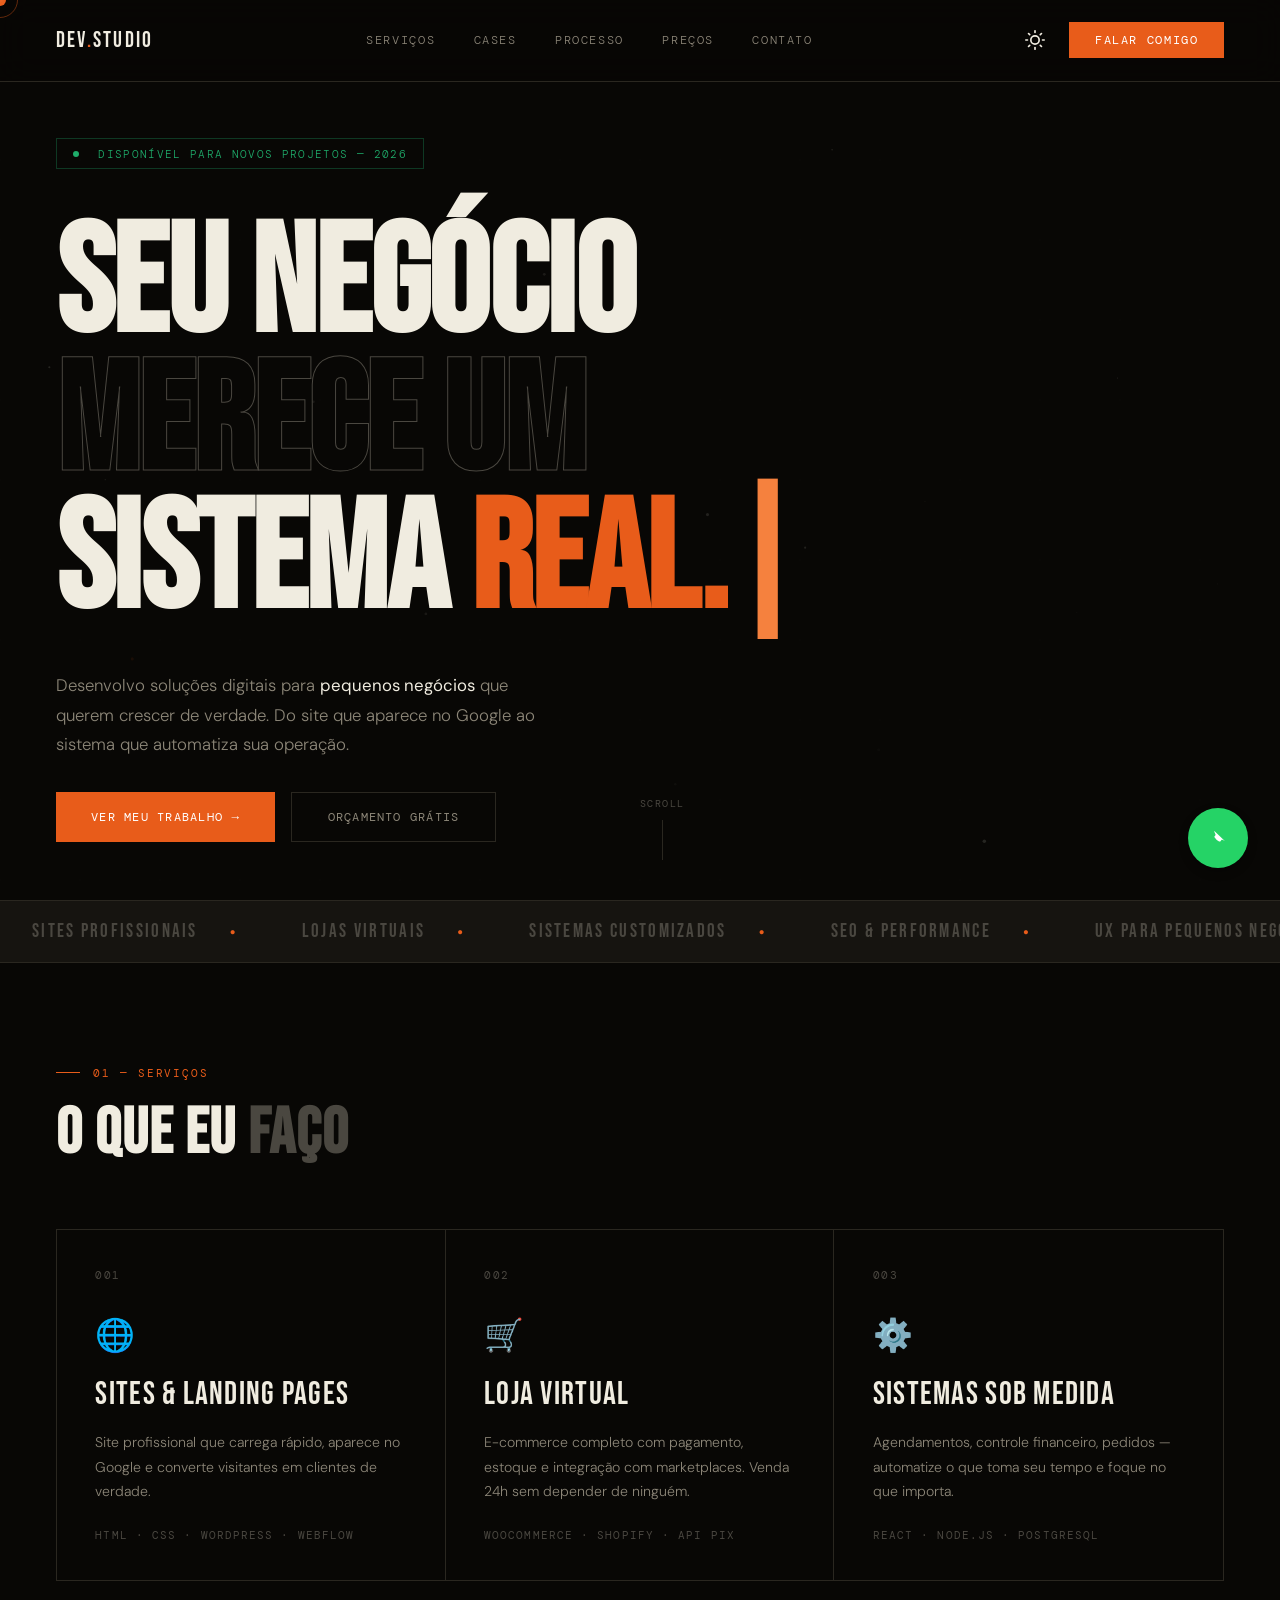
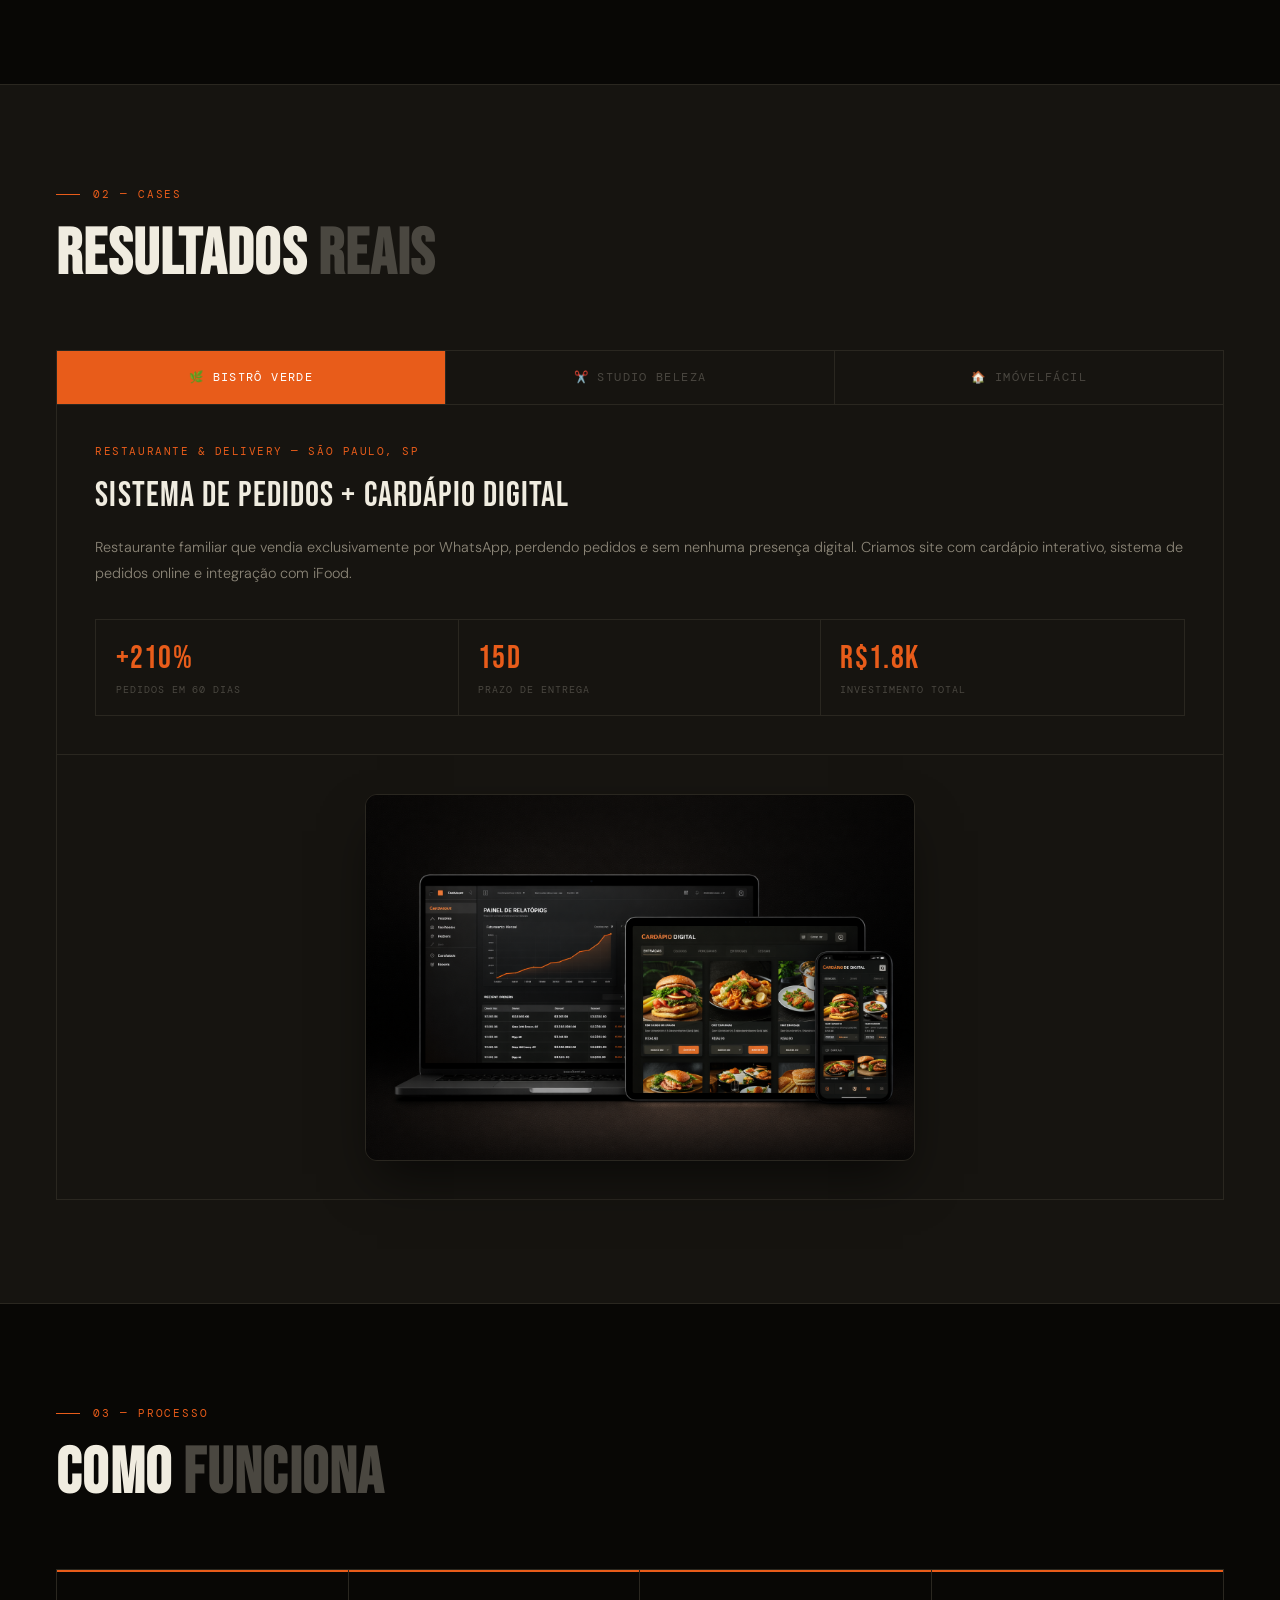
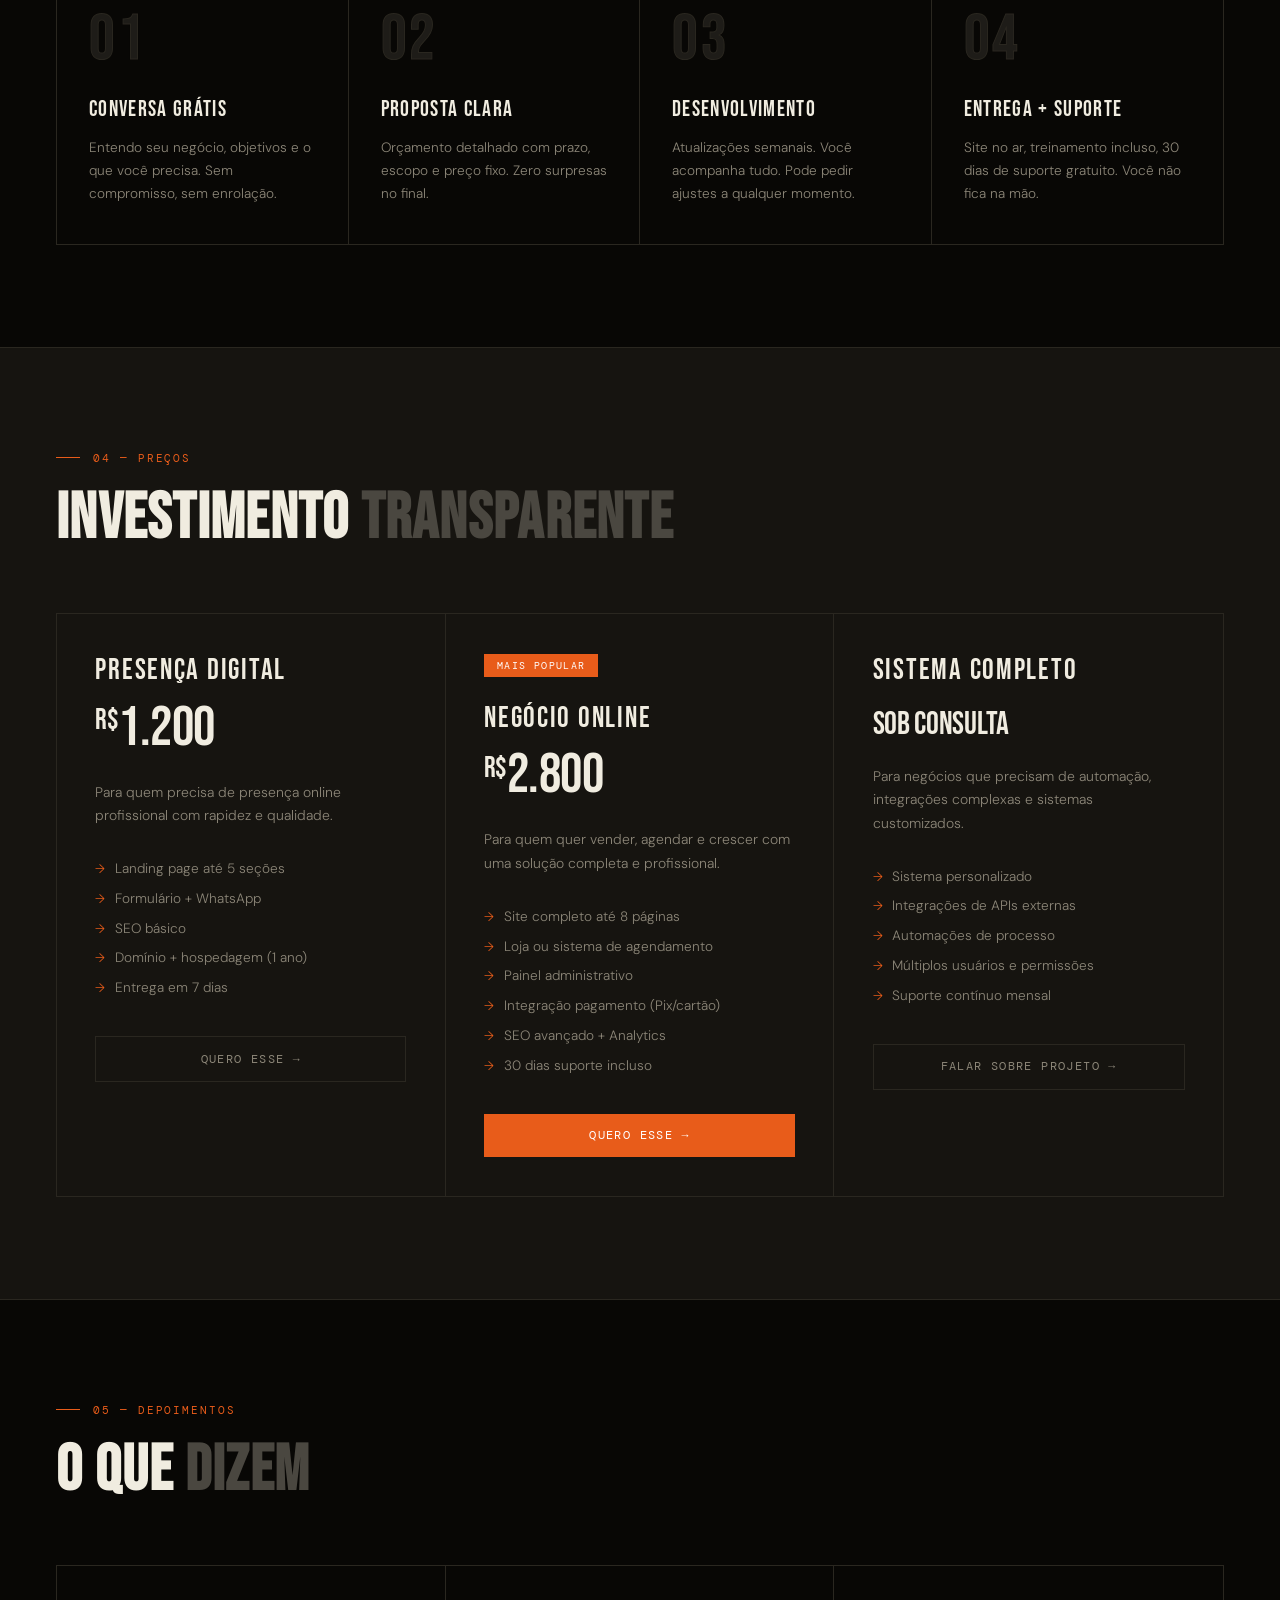
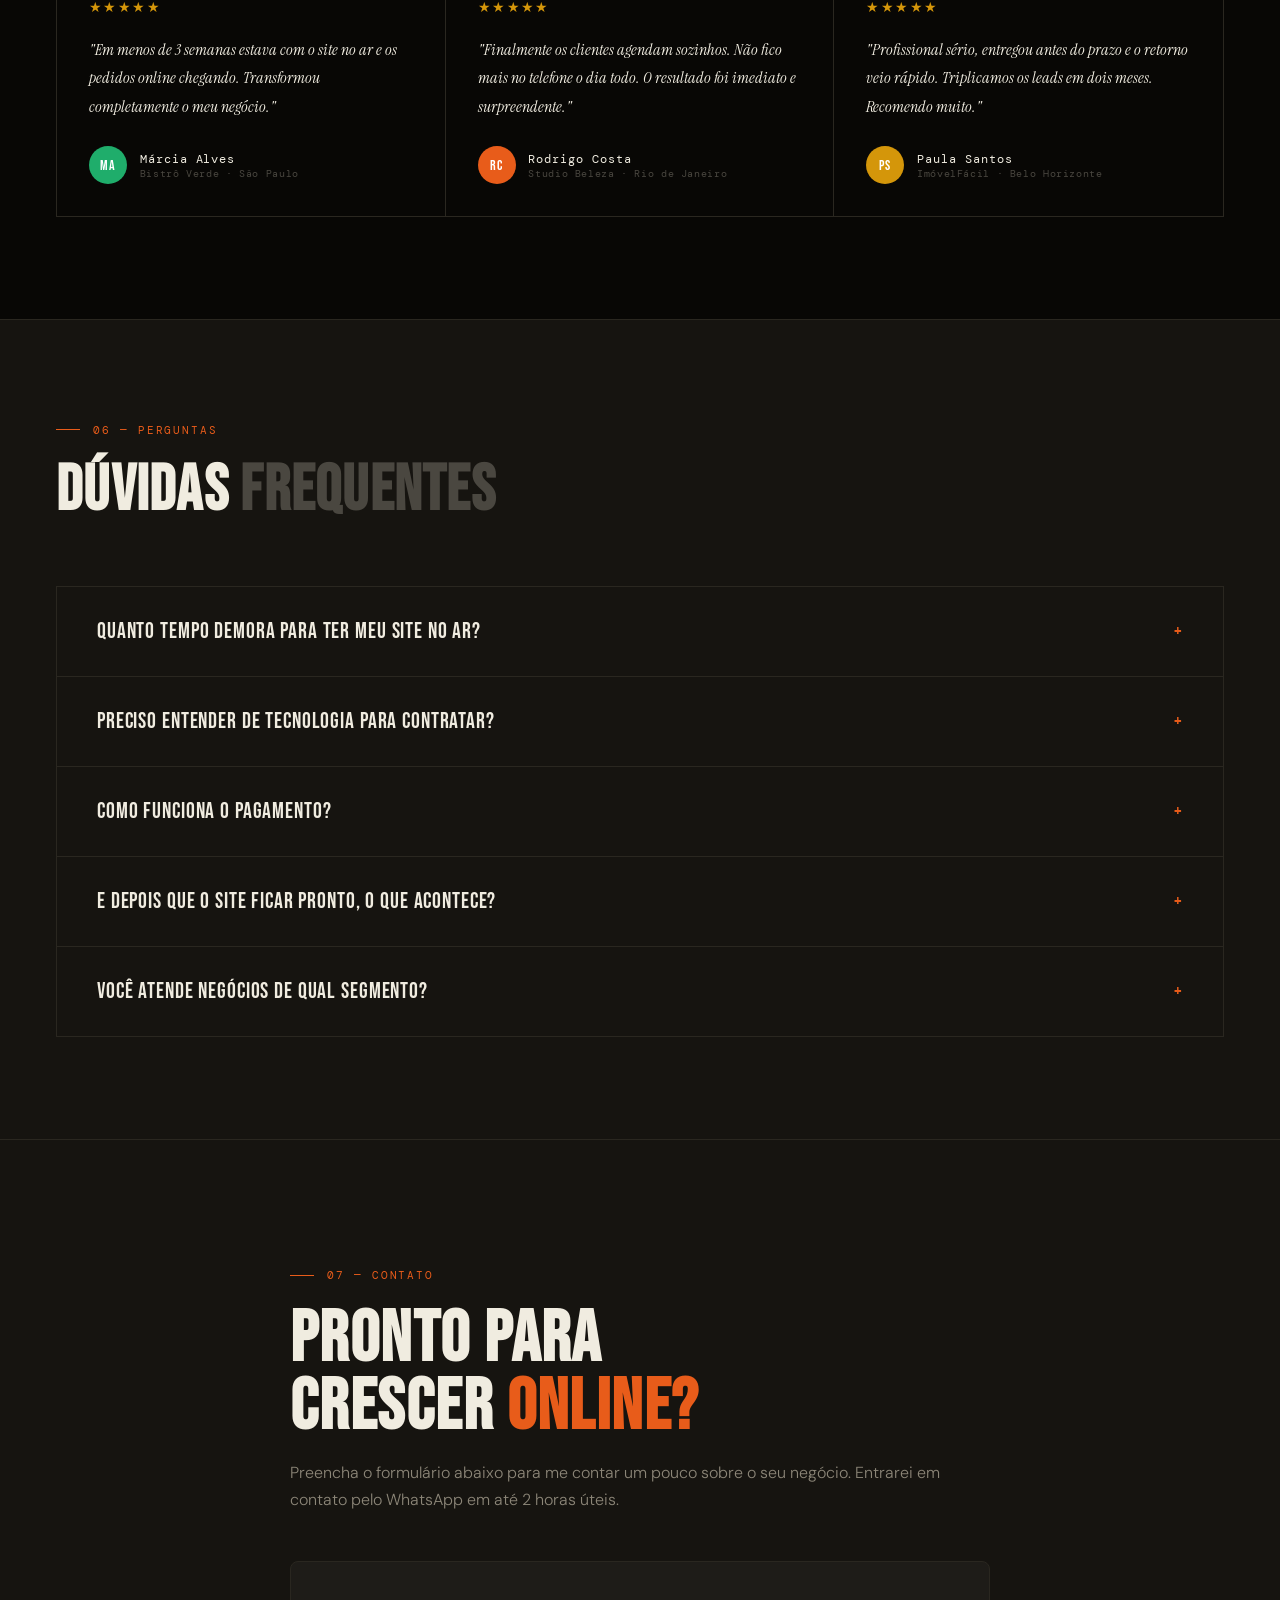
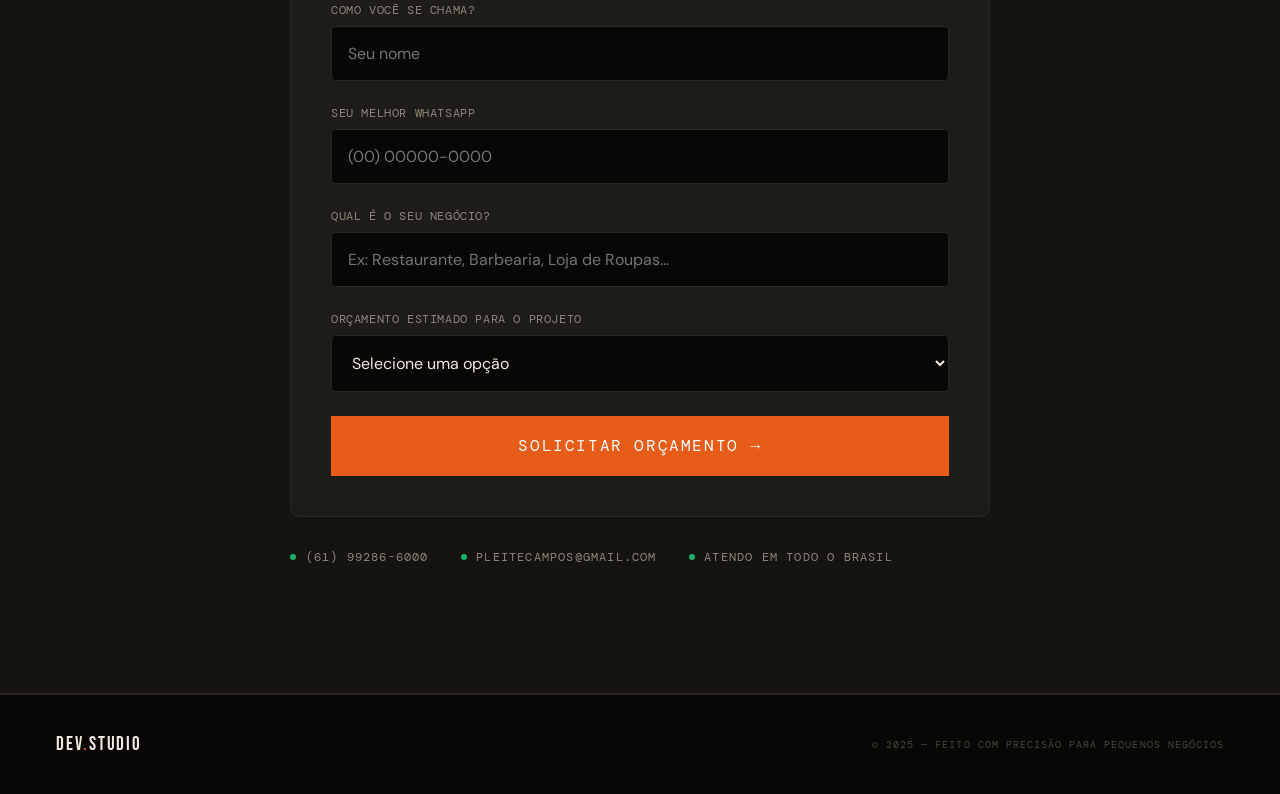
<file: index.html>
<!DOCTYPE html>
<html lang="pt-BR">
<head>
<meta charset="UTF-8">
<meta name="viewport" content="width=device-width, initial-scale=1.0">
<title>Dev Studio — Pequenos Negócios</title>
<link href="https://fonts.googleapis.com/css2?family=Bebas+Neue&family=Instrument+Serif:ital@0;1&family=DM+Mono:wght@300;400&family=DM+Sans:wght@300;400;500&display=swap" rel="stylesheet">
<link rel="stylesheet" href="style.css">
<script src="script.js" defer></script>
</head>
<body>

<!-- SCROLL PROGRESS -->
<div id="scroll-progress"></div>

<div id="cursor"></div>
<div id="cursor-ring"></div>
<canvas id="bg-canvas"></canvas>

<!-- NAV -->
<nav>
  <div class="nav-logo">DEV<span>.</span>STUDIO</div>
  <button class="nav-toggle" id="nav-toggle" aria-label="Menu">☰</button>
  <div class="nav-links">
    <a href="#servicos">Serviços</a>
    <a href="#cases">Cases</a>
    <a href="#processo">Processo</a>
    <a href="#precos">Preços</a>
    <a href="#contato">Contato</a>
  </div>
  <div style="display:flex;align-items:center;gap:1.5rem;">
    <button id="theme-toggle" class="theme-toggle" aria-label="Alternar tema">
      <svg class="sun-icon" viewBox="0 0 24 24" width="20" height="20" fill="none" stroke="currentColor" stroke-width="2" stroke-linecap="round" stroke-linejoin="round"><circle cx="12" cy="12" r="5"></circle><line x1="12" y1="1" x2="12" y2="3"></line><line x1="12" y1="21" x2="12" y2="23"></line><line x1="4.22" y1="4.22" x2="5.64" y2="5.64"></line><line x1="18.36" y1="18.36" x2="19.78" y2="19.78"></line><line x1="1" y1="12" x2="3" y2="12"></line><line x1="21" y1="12" x2="23" y2="12"></line><line x1="4.22" y1="19.78" x2="5.64" y2="18.36"></line><line x1="18.36" y1="5.64" x2="19.78" y2="4.22"></line></svg>
      <svg class="moon-icon" viewBox="0 0 24 24" width="20" height="20" fill="none" stroke="currentColor" stroke-width="2" stroke-linecap="round" stroke-linejoin="round" style="display:none;"><path d="M21 12.79A9 9 0 1 1 11.21 3 7 7 0 0 0 21 12.79z"></path></svg>
    </button>
    <a href="#contato" class="nav-cta">Falar comigo</a>
  </div>
</nav>

<!-- HERO -->
<section class="hero">
  <div class="hero-content">
    <div class="hero-badge">
      <span></span> Disponível para novos projetos — 2026
    </div>
    <h1 class="hero-title">
      <div>SEU NEGÓCIO</div>
      <div class="outline">MERECE UM</div>
      <div>SISTEMA <span class="accent" id="typewriter">REAL.</span></div>
    </h1>
    <div class="hero-sub-row">
      <div>
        <p class="hero-sub">Desenvolvo soluções digitais para <em>pequenos negócios</em> que querem crescer de verdade. Do site que aparece no Google ao sistema que automatiza sua operação.</p>
        <div class="hero-actions">
          <a href="#cases" class="btn-main">Ver meu trabalho →</a>
          <a href="#contato" class="btn-ghost">Orçamento grátis</a>
        </div>
      </div>
    </div>
  </div>
  <div class="hero-scroll">
    <span>scroll</span>
    <div class="scroll-line"></div>
  </div>
</section>

<!-- MARQUEE -->
<div class="marquee-wrap">
  <div class="marquee-track" id="marquee"></div>
</div>

<!-- SERVIÇOS -->
<section class="section reveal" id="servicos">
  <div class="sec-tag">01 — Serviços</div>
  <h2 class="sec-title">O QUE EU <span class="dim">FAÇO</span></h2>
  <div class="services-grid">
    <div class="svc glow-effect">
      <div class="svc-num">001</div>
      <div class="svc-icon">🌐</div>
      <div class="svc-name">Sites & Landing Pages</div>
      <div class="svc-desc">Site profissional que carrega rápido, aparece no Google e converte visitantes em clientes de verdade.</div>
      <div class="svc-tech">HTML · CSS · WordPress · Webflow</div>
    </div>
    <div class="svc glow-effect">
      <div class="svc-num">002</div>
      <div class="svc-icon">🛒</div>
      <div class="svc-name">Loja Virtual</div>
      <div class="svc-desc">E-commerce completo com pagamento, estoque e integração com marketplaces. Venda 24h sem depender de ninguém.</div>
      <div class="svc-tech">WooCommerce · Shopify · API Pix</div>
    </div>
    <div class="svc glow-effect">
      <div class="svc-num">003</div>
      <div class="svc-icon">⚙️</div>
      <div class="svc-name">Sistemas Sob Medida</div>
      <div class="svc-desc">Agendamentos, controle financeiro, pedidos — automatize o que toma seu tempo e foque no que importa.</div>
      <div class="svc-tech">React · Node.js · PostgreSQL</div>
    </div>
  </div>
</section>

<!-- CASES -->
<section class="section reveal bg-surface" id="cases">
  <div class="sec-tag">02 — Cases</div>
  <h2 class="sec-title">RESULTADOS <span class="dim">REAIS</span></h2>
  <div class="cases-tabs">
    <button class="case-tab active" data-target="case-0">🌿 Bistrô Verde</button>
    <button class="case-tab" data-target="case-1">✂️ Studio Beleza</button>
    <button class="case-tab" data-target="case-2">🏠 ImóvelFácil</button>
  </div>

  <div class="cases-display active" id="case-0">
    <div class="case-info">
      <div class="case-sector">Restaurante & Delivery — São Paulo, SP</div>
      <div class="case-title">SISTEMA DE PEDIDOS + CARDÁPIO DIGITAL</div>
      <p class="case-story">Restaurante familiar que vendia exclusivamente por WhatsApp, perdendo pedidos e sem nenhuma presença digital. Criamos site com cardápio interativo, sistema de pedidos online e integração com iFood.</p>
      <div class="case-metrics">
        <div class="metric"><div class="metric-val">+210%</div><div class="metric-label">Pedidos em 60 dias</div></div>
        <div class="metric"><div class="metric-val">15d</div><div class="metric-label">Prazo de entrega</div></div>
        <div class="metric"><div class="metric-val">R$1.8k</div><div class="metric-label">Investimento total</div></div>
      </div>
    </div>
    
    <div class="case-visual">
      <img src="case-bistro.png" alt="Mockup do Sistema Completo Bistrô Verde" class="case-image">
    </div>
    </div>

  <div class="cases-display" id="case-1">
    <div class="case-info">
      <div class="case-sector">Beleza & Estética — Rio de Janeiro, RJ</div>
      <div class="case-title">AGENDAMENTO ONLINE + PÁGINA DE VENDAS</div>
      <p class="case-story">Salão com agenda 100% por ligação, com alto índice de no-show. Desenvolvemos sistema de agendamento com confirmação automática via WhatsApp e página de vendas de pacotes.</p>
      <div class="case-metrics">
        <div class="metric"><div class="metric-val">-80%</div><div class="metric-label">No-show de clientes</div></div>
        <div class="metric"><div class="metric-val">+95%</div><div class="metric-label">Agendamentos online</div></div>
        <div class="metric"><div class="metric-val">R$2.2k</div><div class="metric-label">Investimento total</div></div>
      </div>
    </div>
    
    <div class="case-visual">
      <img src="case-studio.png" alt="Mockup do Sistema Studio Beleza" class="case-image">
    </div>
    
  </div>

  <div class="cases-display" id="case-2">
    <div class="case-info">
      <div class="case-sector">Imobiliária — Belo Horizonte, MG</div>
      <div class="case-title">PLATAFORMA DE IMÓVEIS + CRM DE LEADS</div>
      <p class="case-story">Pequena imobiliária sem nenhuma presença digital, captando clientes apenas por indicação. Desenvolvemos plataforma com catálogo de imóveis, filtros e sistema de captação de leads integrado ao CRM.</p>
      <div class="case-metrics">
        <div class="metric"><div class="metric-val">3x</div><div class="metric-label">Mais leads/mês</div></div>
        <div class="metric"><div class="metric-val">+180%</div><div class="metric-label">Alcance online</div></div>
        <div class="metric"><div class="metric-val">R$4.5k</div><div class="metric-label">Investimento total</div></div>
      </div>
    </div>
    
    <!-- ÁREA DA IMAGEM ATUALIZADA -->
    <div class="case-visual">
      <img src="case-imoveis.png" alt="Mockup da Plataforma ImóvelFácil" class="case-image">
    </div>
    
  </div>
</section>

<!-- PROCESSO -->
<section class="section reveal" id="processo">
  <div class="sec-tag">03 — Processo</div>
  <h2 class="sec-title">COMO <span class="dim">FUNCIONA</span></h2>
  <div class="process-list">
    <div class="step glow-effect" id="step-0">
      <div class="step-line"><div class="step-line-fill"></div></div>
      <div class="step-n">01</div>
      <div class="step-name">CONVERSA GRÁTIS</div>
      <div class="step-desc">Entendo seu negócio, objetivos e o que você precisa. Sem compromisso, sem enrolação.</div>
    </div>
    <div class="step glow-effect" id="step-1">
      <div class="step-line"><div class="step-line-fill"></div></div>
      <div class="step-n">02</div>
      <div class="step-name">PROPOSTA CLARA</div>
      <div class="step-desc">Orçamento detalhado com prazo, escopo e preço fixo. Zero surpresas no final.</div>
    </div>
    <div class="step glow-effect" id="step-2">
      <div class="step-line"><div class="step-line-fill"></div></div>
      <div class="step-n">03</div>
      <div class="step-name">DESENVOLVIMENTO</div>
      <div class="step-desc">Atualizações semanais. Você acompanha tudo. Pode pedir ajustes a qualquer momento.</div>
    </div>
    <div class="step glow-effect" id="step-3">
      <div class="step-line"><div class="step-line-fill"></div></div>
      <div class="step-n">04</div>
      <div class="step-name">ENTREGA + SUPORTE</div>
      <div class="step-desc">Site no ar, treinamento incluso, 30 dias de suporte gratuito. Você não fica na mão.</div>
    </div>
  </div>
</section>



<!-- PREÇOS -->
<section class="section reveal bg-surface" id="precos">
  <div class="sec-tag">04 — Preços</div>
  <h2 class="sec-title">INVESTIMENTO <span class="dim">TRANSPARENTE</span></h2>
  <div class="pricing-grid">
    <div class="plan glow-effect">
      <div class="plan-name">Presença Digital</div>
      <div class="plan-price"><span class="currency">R$</span>1.200</div>
      <div class="plan-period"></div>
      <div class="plan-desc">Para quem precisa de presença online profissional com rapidez e qualidade.</div>
      <ul class="plan-features">
        <li class="plan-feature">Landing page até 5 seções</li>
        <li class="plan-feature">Formulário + WhatsApp</li>
        <li class="plan-feature">SEO básico</li>
        <li class="plan-feature">Domínio + hospedagem (1 ano)</li>
        <li class="plan-feature">Entrega em 7 dias</li>
      </ul>
      <a href="#contato" class="btn-plan outline text-center">Quero esse →</a>
    </div>
    <div class="plan featured glow-effect">
      <div class="plan-badge">Mais popular</div>
      <div class="plan-name">Negócio Online</div>
      <div class="plan-price"><span class="currency">R$</span>2.800</div>
      <div class="plan-period"></div>
      <div class="plan-desc">Para quem quer vender, agendar e crescer com uma solução completa e profissional.</div>
      <ul class="plan-features">
        <li class="plan-feature">Site completo até 8 páginas</li>
        <li class="plan-feature">Loja ou sistema de agendamento</li>
        <li class="plan-feature">Painel administrativo</li>
        <li class="plan-feature">Integração pagamento (Pix/cartão)</li>
        <li class="plan-feature">SEO avançado + Analytics</li>
        <li class="plan-feature">30 dias suporte incluso</li>
      </ul>
      <a href="#contato" class="btn-plan solid text-center">Quero esse →</a>
    </div>
    <div class="plan glow-effect">
      <div class="plan-name">Sistema Completo</div>
      <div class="plan-price plan-price-sm">Sob consulta</div>
      <div class="plan-period"></div>
      <div class="plan-desc">Para negócios que precisam de automação, integrações complexas e sistemas customizados.</div>
      <ul class="plan-features">
        <li class="plan-feature">Sistema personalizado</li>
        <li class="plan-feature">Integrações de APIs externas</li>
        <li class="plan-feature">Automações de processo</li>
        <li class="plan-feature">Múltiplos usuários e permissões</li>
        <li class="plan-feature">Suporte contínuo mensal</li>
      </ul>
      <a href="#contato" class="btn-plan outline text-center">Falar sobre projeto →</a>
    </div>
  </div>
</section>

<!-- TESTIMONIALS -->
<section class="section reveal">
  <div class="sec-tag">05 — Depoimentos</div>
  <h2 class="sec-title">O QUE <span class="dim">DIZEM</span></h2>
  <div class="testi-grid">
    <div class="testi">
      <div class="testi-stars">★★★★★</div>
      <p class="testi-text">"Em menos de 3 semanas estava com o site no ar e os pedidos online chegando. Transformou completamente o meu negócio."</p>
      <div class="testi-author">
        <div class="testi-av bg-green">MA</div>
        <div><div class="testi-name">Márcia Alves</div><div class="testi-biz">Bistrô Verde · São Paulo</div></div>
      </div>
    </div>
    <div class="testi">
      <div class="testi-stars">★★★★★</div>
      <p class="testi-text">"Finalmente os clientes agendam sozinhos. Não fico mais no telefone o dia todo. O resultado foi imediato e surpreendente."</p>
      <div class="testi-author">
        <div class="testi-av bg-accent">RC</div>
        <div><div class="testi-name">Rodrigo Costa</div><div class="testi-biz">Studio Beleza · Rio de Janeiro</div></div>
      </div>
    </div>
    <div class="testi">
      <div class="testi-stars">★★★★★</div>
      <p class="testi-text">"Profissional sério, entregou antes do prazo e o retorno veio rápido. Triplicamos os leads em dois meses. Recomendo muito."</p>
      <div class="testi-author">
        <div class="testi-av bg-gold">PS</div>
        <div><div class="testi-name">Paula Santos</div><div class="testi-biz">ImóvelFácil · Belo Horizonte</div></div>
      </div>
    </div>
  </div>
</section>

<!-- FAQ -->
<section class="section reveal bg-surface">
  <div class="sec-tag">06 — Perguntas</div>
  <h2 class="sec-title">DÚVIDAS <span class="dim">FREQUENTES</span></h2>
  <div class="faq-list">
    <div class="faq-item">
      <button class="faq-q">Quanto tempo demora para ter meu site no ar? <span class="faq-icon">+</span></button>
      <div class="faq-a"><div class="faq-a-inner">Depende do projeto. Sites simples (landing pages) ficam prontos em 5 a 7 dias úteis. Sites completos levam de 10 a 20 dias. Sistemas mais complexos podem levar de 30 a 60 dias. Sempre informo o prazo exato antes de começar.</div></div>
    </div>
    <div class="faq-item">
      <button class="faq-q">Preciso entender de tecnologia para contratar? <span class="faq-icon">+</span></button>
      <div class="faq-a"><div class="faq-a-inner">Não. Meu trabalho é justamente traduzir a sua necessidade em solução digital. Você me fala o que quer e o que precisa resolver — eu cuido do resto. O treinamento para usar o site também está incluso.</div></div>
    </div>
    <div class="faq-item">
      <button class="faq-q">Como funciona o pagamento? <span class="faq-icon">+</span></button>
      <div class="faq-a"><div class="faq-a-inner">50% na aprovação do projeto e 50% na entrega. Aceito Pix, transferência bancária e cartão de crédito em até 12x. Nunca peço o pagamento total antes de entregar.</div></div>
    </div>
    <div class="faq-item">
      <button class="faq-q">E depois que o site ficar pronto, o que acontece? <span class="faq-icon">+</span></button>
      <div class="faq-a"><div class="faq-a-inner">Todo projeto inclui 30 dias de suporte gratuito para ajustes e dúvidas. Depois desse período, ofereço planos de manutenção mensais acessíveis. Você nunca fica sem suporte.</div></div>
    </div>
    <div class="faq-item" style="border-bottom:none;">
      <button class="faq-q">Você atende negócios de qual segmento? <span class="faq-icon">+</span></button>
      <div class="faq-a"><div class="faq-a-inner">Especializo em pequenos negócios: restaurantes, salões, clínicas, imobiliárias, lojas físicas, prestadores de serviço, profissionais liberais e muito mais. Se você tem um negócio e quer crescer online, podemos conversar.</div></div>
    </div>
  </div>
</section>

<!-- CTA / LEAD FORM -->
<section class="cta-section" id="contato">
  <div class="cta-bg-text">VAMOS?</div>
  <div class="cta-inner lead-section-inner">
    <div class="sec-tag">07 — Contato</div>
    <h2 class="cta-title lead-title">PRONTO PARA<br>CRESCER <span class="accent">ONLINE?</span></h2>
    <p class="cta-sub lead-sub">Preencha o formulário abaixo para me contar um pouco sobre o seu negócio. Entrarei em contato pelo WhatsApp em até 2 horas úteis.</p>

    <form id="lead-form" class="lead-form">
      <div class="form-group">
        <label for="nome">Como você se chama?</label>
        <input type="text" id="nome" name="nome" placeholder="Seu nome" required>
      </div>
      <div class="form-group">
        <label for="whatsapp">Seu melhor WhatsApp</label>
        <input type="tel" id="whatsapp" name="whatsapp" placeholder="(00) 00000-0000" required>
      </div>
      <div class="form-group">
        <label for="negocio">Qual é o seu negócio?</label>
        <input type="text" id="negocio" name="negocio" placeholder="Ex: Restaurante, Barbearia, Loja de Roupas..." required>
      </div>
      <div class="form-group">
        <label for="orcamento">Orçamento estimado para o projeto</label>
        <select id="orcamento" name="orcamento" required>
          <option value="" disabled selected>Selecione uma opção</option>
          <option value="Menos de R$ 1.500">Menos de R$ 1.500</option>
          <option value="R$ 1.500 a R$ 3.000">R$ 1.500 a R$ 3.000</option>
          <option value="R$ 3.000 a R$ 5.000">R$ 3.000 a R$ 5.000</option>
          <option value="Mais de R$ 5.000">Mais de R$ 5.000</option>
        </select>
      </div>
      <button type="submit" class="btn-main w-full justify-center" style="font-size: 1rem; padding: 1.2rem;">Solicitar Orçamento →</button>
    </form>

    <div class="cta-contact lead-contact">
      <div class="contact-item"><div class="contact-dot"></div>(61) 99286-6000</div>
      <div class="contact-item"><div class="contact-dot"></div>pleitecampos@gmail.com</div>
      <div class="contact-item"><div class="contact-dot"></div>Atendo em todo o Brasil</div>
    </div>
  </div>
</section>

<!-- FLOATING WHATSAPP -->
<a href="https://wa.me/5561992866000" target="_blank" rel="noopener noreferrer" class="float-wpp" aria-label="Falar no WhatsApp">
  <svg viewBox="0 0 24 24" width="30" height="30" fill="currentColor"><path d="M17.472 14.382c-.297-.149-1.758-.867-2.03-.967-.273-.099-.471-.148-.67.15-.197.297-.767.966-.94 1.164-.173.199-.347.223-.644.075-.297-.15-1.255-.463-2.39-1.475-.883-.788-1.48-1.761-1.653-2.059-.173-.297-.018-.458.13-.606.134-.133.298-.347.446-.52.149-.174.198-.298.298-.497.099-.198.05-.371-.025-.52-.075-.149-.669-1.612-.916-2.207-.242-.57 0 0 0-.57-.01c-.198 0-.52.074-.792.372-.272.297-1.04 1.016-1.04 2.479 0 1.462 1.065 2.875 1.213 3.074.149.198 2.096 3.2 5.077 4.487.709.306 1.262.489 1.694.625.712.227 1.36.195 1.871.118.571-.085 1.758-.719 2.006-1.413.248-.694.248-1.289.173-1.413-.074-.124-.272-.198-.57-.347m-5.421 7.403h-.004a9.87 9.87 0 0 1-5.031-1.378l-.361-.214-3.741.982.998-3.648-.235-.374a9.86 9.86 0 0 1-1.51-5.26c.001-5.45 4.436-9.884 9.888-9.884 2.64 0 5.122 1.03 6.988 2.898a9.825 9.825 0 0 1 2.893 6.994c-.003 5.45-4.437 9.884-9.885 9.884m8.413-18.297A11.815 11.815 0 0 0 12.05 0C5.495 0 .16 5.335.157 11.892c0 2.096.547 4.142 1.588 5.945L.057 24l6.305-1.654a11.882 11.882 0 0 0 5.683 1.448h.005c6.554 0 11.89-5.335 11.893-11.893a11.821 11.821 0 0 0-3.48-8.413z"/></svg>
</a>

<!-- FOOTER -->
<footer>
  <div class="footer-logo">DEV<span>.</span>STUDIO</div>
  <div class="footer-copy">© 2025 — feito com precisão para pequenos negócios</div>
</footer>

</body>
</html>
</file>
<file: style.css>
*,*::before,*::after{box-sizing:border-box;margin:0;padding:0;}
:root{
  --bg:#080705;
  --bg2:#0f0e0b;
  --surface:#161410;
  --surface2:#1e1c18;
  --border:#2a2720;
  --text:#f0ece0;
  --text2:#8c8678;
  --text3:#4a4740;
  --accent:#e85c1a;
  --accent2:#f5813e;
  --green:#1fad6b;
  --gold:#d4960a;
  --r:2px;
  --nav-bg: rgba(8,7,5,.85);
}
html[data-theme="light"] {
  --bg: #fdfcfb;
  --bg2: #f8f9fa;
  --surface: #f1f3f5;
  --surface2: #ffffff;
  --border: #dee2e6;
  --text: #212529;
  --text2: #495057;
  --text3: #868e96;
  --nav-bg: rgba(253,252,251,.85);
}
html{scroll-behavior:smooth;}
body{
  background:var(--bg);
  color:var(--text);
  font-family:'DM Sans',sans-serif;
  cursor:none;
  overflow-x:hidden;
}

/* UTILITIES */
.bg-surface { background: var(--surface) !important; }
.bg-green { background: var(--green) !important; }
.bg-accent { background: var(--accent) !important; }
.bg-gold { background: var(--gold) !important; }
.text-center { text-align: center; }

/* SCROLL PROGRESS BAR */
#scroll-progress {
  position: fixed;
  top: 0;
  left: 0;
  width: 0%;
  height: 3px;
  background: var(--accent);
  z-index: 1001;
  box-shadow: 0 0 10px var(--accent);
}

/* CURSOR */
#cursor{
  position:fixed;width:12px;height:12px;
  background:var(--accent);border-radius:50%;
  pointer-events:none;z-index:9999;
  transform:translate(-50%,-50%);
  transition:transform .1s,width .2s,height .2s,background .2s;
  mix-blend-mode:screen;
}
#cursor-ring{
  position:fixed;width:36px;height:36px;
  border:1px solid rgba(232,92,26,.4);border-radius:50%;
  pointer-events:none;z-index:9998;
  transform:translate(-50%,-50%);
  transition:transform .15s ease,width .25s,height .25s,border-color .2s;
}
body:has(a:hover) #cursor,
body:has(button:hover) #cursor{width:20px;height:20px;}
body:has(a:hover) #cursor-ring,
body:has(button:hover) #cursor-ring{width:60px;height:60px;border-color:rgba(232,92,26,.7);}

/* CANVAS */
#bg-canvas{position:fixed;top:0;left:0;width:100%;height:100%;z-index:0;pointer-events:none;opacity:.35;}

/* NAV */
nav{
  position:fixed;top:0;left:0;right:0;z-index:100;
  display:flex;align-items:center;justify-content:space-between;
  padding:clamp(0.8rem, 2vw, 1.4rem) clamp(1rem, 5vw, 3.5rem);
  border-bottom:1px solid var(--border);
  background:var(--nav-bg);
  backdrop-filter:blur(16px);
}
.theme-toggle {
  background: transparent;
  border: none;
  color: var(--text);
  cursor: none;
  display: flex;
  align-items: center;
  justify-content: center;
  transition: color 0.3s, transform 0.3s;
}
.theme-toggle:hover {
  color: var(--accent);
  transform: rotate(15deg);
}
.nav-logo{
  font-family:'Bebas Neue',sans-serif;
  font-size:clamp(1rem, 4vw, 1.4rem);letter-spacing:.1em;
  color:var(--text);
}
.nav-logo span{color:var(--accent);}
.nav-toggle{
  display:none;
  background:transparent;
  border:none;
  color:var(--text);
  font-size:1.5rem;
  cursor:pointer;
  z-index:101;
}
.nav-links{
  display:flex;
  gap:clamp(1rem, 3vw, 2.5rem);
}
.nav-links a{
  font-family:'DM Mono',monospace;
  font-size:clamp(0.65rem, 1.5vw, 0.72rem);font-weight:300;
  letter-spacing:.14em;text-transform:uppercase;
  text-decoration:none;color:var(--text2);
  transition:color .2s;cursor:none;
}
.nav-links a:hover{color:var(--accent);}
.nav-cta{
  font-family:'DM Mono',monospace;
  font-size:clamp(0.65rem, 1.5vw, 0.72rem);font-weight:400;
  letter-spacing:.14em;text-transform:uppercase;
  background:var(--accent);color:#fff;
  border:none;padding:clamp(0.5rem, 1vw, 0.65rem) clamp(1rem, 2vw, 1.6rem);cursor:none;
  transition:background .2s,transform .15s, box-shadow .3s;
  animation: pulseBtn 2.5s infinite;
  text-decoration:none;
  display:inline-block;
}
.nav-cta:hover{
  background:var(--accent2);
  transform:scale(1.04);
  animation: none;
  box-shadow: 0 0 20px rgba(232, 92, 26, 0.4);
}
@keyframes pulseBtn {
  0% { box-shadow: 0 0 0 0 rgba(232, 92, 26, 0.4); }
  70% { box-shadow: 0 0 0 10px rgba(232, 92, 26, 0); }
  100% { box-shadow: 0 0 0 0 rgba(232, 92, 26, 0); }
}

/* HERO */
.hero{
  position:relative;min-height:100vh;z-index:1;
  display:flex;align-items:center;
  padding:0 clamp(1rem, 5vw, 3.5rem);
  padding-top:clamp(60px, 15vw, 80px);
  overflow:hidden;
}
.hero-content{position:relative;z-index:2;max-width:900px;}
.hero-badge{
  display:inline-flex;align-items:center;gap:.6rem;
  font-family:'DM Mono',monospace;font-size:.7rem;font-weight:300;
  letter-spacing:.12em;text-transform:uppercase;
  color:var(--green);border:1px solid rgba(31,173,107,.3);
  padding:.45rem 1rem;margin-bottom:3rem;
  opacity:0;animation:fadeUp .6s .3s ease forwards;
}
.hero-badge::before{content:'';width:6px;height:6px;border-radius:50%;background:var(--green);animation:pulse 2s infinite;}
@keyframes pulse{0%,100%{opacity:1;transform:scale(1);}50%{opacity:.4;transform:scale(1.4);}}

.hero-title{
  font-family:'Bebas Neue',sans-serif;
  font-size:clamp(5rem,12vw,11rem);
  line-height:.9;letter-spacing:-.01em;
  color:var(--text);
  opacity:0;animation:fadeUp .8s .5s ease forwards;
}
.hero-title .outline{
  -webkit-text-stroke:1px var(--text3);
  color:transparent;
}
.hero-title .accent{
  color:var(--accent);
  position: relative;
}
.hero-title .accent::after {
  content: '|';
  animation: blink 1s infinite;
  color: var(--accent2);
}
@keyframes blink { 50% { opacity: 0; } }

.hero-sub-row{
  display:flex;flex-direction:column;align-items:flex-start;gap:clamp(1rem, 3vw, 3rem);margin-top:2.5rem;
  opacity:0;animation:fadeUp .6s .8s ease forwards;
}
.hero-sub{
  font-size:clamp(0.9rem, 2vw, 1.05rem);font-weight:300;color:var(--text2);line-height:1.75;
  max-width:480px;
}
.hero-sub em{color:var(--text);font-style:normal;font-weight:400;}
.hero-actions{display:flex;gap:1rem;margin-top:2rem;flex-wrap:wrap;}
.btn-main{
  font-family:'DM Mono',monospace;font-size:.78rem;
  letter-spacing:.1em;text-transform:uppercase;
  background:var(--accent);color:#fff;
  border:none;padding:1rem 2.2rem;cursor:none;
  transition:all .3s;display:inline-flex;align-items:center;gap:.6rem;
  position: relative; overflow: hidden;
  text-decoration:none;
}
.btn-main::before {
  content: ""; position: absolute; top: 0; left: -100%; width: 100%; height: 100%;
  background: linear-gradient(90deg, transparent, rgba(255,255,255,0.2), transparent);
  transition: left 0.5s ease;
}
.btn-main:hover::before { left: 100%; }
.btn-main:hover{background:var(--accent2);transform:translateY(-3px); box-shadow: 0 10px 20px rgba(232,92,26,0.3);}

.btn-ghost{
  font-family:'DM Mono',monospace;font-size:.78rem;
  letter-spacing:.1em;text-transform:uppercase;
  background:transparent;color:var(--text2);
  border:1px solid var(--border);padding:1rem 2.2rem;cursor:none;
  transition:all .2s;
  text-decoration:none;
  display:inline-flex;
}
.btn-ghost:hover{border-color:var(--text);color:var(--text); background: rgba(255,255,255,0.05);}

.btn-sm { font-size: .85rem; padding: 0.8rem 1.8rem; }

.hero-scroll{
  position:absolute;bottom:2.5rem;left:50%;transform:translateX(-50%);
  display:flex;flex-direction:column;align-items:center;gap:.6rem;
  font-family:'DM Mono',monospace;font-size:.65rem;letter-spacing:.14em;
  text-transform:uppercase;color:var(--text3);
  opacity:0;animation:fadeUp .5s 1.2s ease forwards;
}
.scroll-line{width:1px;height:40px;background:var(--border);position:relative;overflow:hidden;}
.scroll-line::after{
  content:'';position:absolute;top:-100%;width:100%;height:100%;
  background:var(--accent);animation:scrollLine 2s 1.5s ease infinite;
}
@keyframes scrollLine{0%{top:-100%;}100%{top:200%;}}

/* MARQUEE */
.marquee-wrap{
  position:relative;z-index:1;overflow:hidden;
  border-top:1px solid var(--border);border-bottom:1px solid var(--border);
  padding:1.2rem 0;background:var(--surface);
}
.marquee-track{
  display:flex;gap:0;white-space:nowrap;
  animation:marquee 25s linear infinite;
}
.marquee-track:hover{animation-play-state:paused;}
.marquee-item{
  font-family:'Bebas Neue',sans-serif;
  font-size:1.2rem;letter-spacing:.12em;
  color:var(--text3);padding:0 2rem;
  display:flex;align-items:center;gap:2rem;
  transition: color 0.3s;
}
.marquee-item:hover { color: var(--accent); }
.marquee-item .dot{color:var(--accent);font-size:.6rem;}
@keyframes marquee{0%{transform:translateX(0);}100%{transform:translateX(-50%);}}

/* SECTIONS */
.section{
  position:relative;z-index:1;
  padding:clamp(3rem, 8vw, 8rem) clamp(1rem, 5vw, 3.5rem);
  border-bottom:1px solid var(--border);
}
.sec-tag{
  font-family:'DM Mono',monospace;font-size:clamp(0.6rem, 1.5vw, 0.68rem);
  letter-spacing:.18em;text-transform:uppercase;
  color:var(--accent);margin-bottom:1.5rem;
  display:flex;align-items:center;gap:.8rem;
}
.sec-tag::before{content:'';display:block;width:clamp(16px, 3vw, 24px);height:1px;background:var(--accent);}
.sec-title{
  font-family:'Bebas Neue',sans-serif;
  font-size:clamp(2rem, 5vw, 5.5rem);
  line-height:.95;letter-spacing:.02em;color:var(--text);
  margin-bottom:1rem;
}
.sec-title .dim{color:var(--text3);}

/* GLOW EFFECT ON CARDS */
.glow-effect {
  position: relative;
}
.glow-effect::after {
  content: "";
  position: absolute;
  top: 0; left: 0; right: 0; bottom: 0;
  background: radial-gradient(400px circle at var(--mouse-x, -500px) var(--mouse-y, -500px), rgba(232, 92, 26, 0.15), transparent 40%);
  opacity: 0;
  transition: opacity 0.3s ease;
  pointer-events: none;
  z-index: 0;
}
.glow-effect:hover::after { opacity: 1; }

/* SERVICES */
.services-grid{
  display:grid;grid-template-columns:repeat(auto-fit, minmax(260px, 1fr));
  gap:0;border:1px solid var(--border);
  margin-top:4rem;
}
.svc{
  padding:clamp(1.5rem, 3vw, 3rem) clamp(1.5rem, 3vw, 2.5rem);border-right:1px solid var(--border);
  position:relative;overflow:hidden;cursor:none;
  transition:background .3s, transform .3s;
}
.svc:last-child{border-right:none;}
.svc::before{
  content:'';position:absolute;top:0;left:0;right:0;bottom:0;
  background:var(--accent);transform:scaleY(0);transform-origin:bottom;
  transition:transform .4s cubic-bezier(.16,1,.3,1);z-index:0;
}
.svc:hover::before{transform:scaleY(1);}
.svc:hover .svc-num,.svc:hover .svc-name,.svc:hover .svc-desc,.svc:hover .svc-tech{
  color:#fff!important;
}
.svc>*{position:relative;z-index:1;}
.svc-num{
  font-family:'DM Mono',monospace;font-size:clamp(0.6rem, 1.5vw, 0.68rem);
  letter-spacing:.14em;color:var(--text3);margin-bottom:2rem;
  transition:color .3s;
}
.svc-icon{font-size:clamp(1.5rem, 4vw, 2rem);margin-bottom:1.2rem; display:inline-block; transition: transform 0.3s;}
.svc:hover .svc-icon { transform: scale(1.2) rotate(-5deg); }
.svc-name{
  font-family:'Bebas Neue',sans-serif;font-size:clamp(1.3rem, 3.5vw, 2rem);
  letter-spacing:.04em;color:var(--text);margin-bottom:1rem;
  transition:color .3s;
}
.svc-desc{
  font-size:clamp(0.75rem, 2vw, 0.88rem);color:var(--text2);line-height:1.75;
  margin-bottom:1.5rem;font-weight:300;
  transition:color .3s;
}
.svc-tech{
  font-family:'DM Mono',monospace;font-size:clamp(0.6rem, 1.5vw, 0.68rem);
  letter-spacing:.1em;color:var(--text3);text-transform:uppercase;
  transition:color .3s;
}

/* CASES TABS */
.cases-tabs{
  display:flex;gap:0;margin-top:4rem;
  border:1px solid var(--border);
  flex-wrap:wrap;
}
.case-tab{
  flex:1;min-width:120px;padding:clamp(0.8rem, 2vw, 1.2rem) clamp(0.8rem, 2vw, 1.5rem);
  font-family:'DM Mono',monospace;font-size:clamp(0.6rem, 1.3vw, 0.72rem);
  letter-spacing:.12em;text-transform:uppercase;
  background:transparent;color:var(--text3);
  border:none;border-right:1px solid var(--border);
  cursor:none;transition:all .2s;
}
.case-tab:last-child{border-right:none;}
.case-tab.active,.case-tab:hover{
  background:var(--accent);color:#fff;
}
.cases-display{
  border:1px solid var(--border);border-top:none;
  display:none;
  animation: fadeIn 0.5s ease forwards;
}
@keyframes fadeIn { from { opacity: 0; transform: translateY(10px); } to { opacity: 1; transform: translateY(0); } }
.cases-display.active{display:grid;grid-template-columns:1fr;}
.case-info{padding:clamp(1.5rem, 3vw, 3.5rem);border-right:none;border-bottom:1px solid var(--border);}
.case-sector{
  font-family:'DM Mono',monospace;font-size:.68rem;
  letter-spacing:.14em;text-transform:uppercase;
  color:var(--accent);margin-bottom:1.2rem;
}
.case-title{
  font-family:'Bebas Neue',sans-serif;font-size:clamp(1.4rem, 4vw, 2.2rem);
  letter-spacing:.03em;line-height:1.1;color:var(--text);margin-bottom:1.2rem;
}
.case-story{
  font-size:clamp(0.8rem, 1.8vw, 0.9rem);color:var(--text2);line-height:1.8;
  font-weight:300;margin-bottom:2rem;
}
.case-metrics{display:grid;grid-template-columns:repeat(auto-fit, minmax(150px, 1fr));gap:0;border:1px solid var(--border);}
.metric{padding:clamp(0.8rem, 2vw, 1.2rem);border-right:1px solid var(--border);}
.metric:last-child{border-right:none;}
.metric-val{
  font-family:'Bebas Neue',sans-serif;font-size:clamp(1.3rem, 4vw, 2rem);
  letter-spacing:.04em;color:var(--accent);
}
.metric-label{
  font-family:'DM Mono',monospace;font-size:.62rem;
  letter-spacing:.1em;text-transform:uppercase;color:var(--text3);
  margin-top:.3rem;
}
.case-visual{
  padding:clamp(1.5rem, 3vw, 3.5rem);display:flex;align-items:center;justify-content:center;
  background:var(--surface);
  perspective: 1000px;
}

/* ESTILO PARA A IMAGEM REAL DO CASE */
.case-image {
  width: 100%;
  max-width: 550px;
  height: auto;
  border-radius: 12px;
  border: 1px solid var(--border);
  box-shadow: 0 25px 50px -12px rgba(0,0,0,0.6);
  transition: transform 0.5s cubic-bezier(0.16, 1, 0.3, 1), box-shadow 0.5s ease;
  object-fit: cover;
}

.case-image:hover {
  transform: translateY(-10px) scale(1.02);
  box-shadow: 0 30px 60px -15px rgba(232, 92, 26, 0.25);
}

/* FLOATING ANIMATION FOR PHONES */
@keyframes floatPhone {
  0% { transform: translateY(0px) rotateX(10deg) rotateY(-10deg); }
  50% { transform: translateY(-15px) rotateX(12deg) rotateY(-8deg); }
  100% { transform: translateY(0px) rotateX(10deg) rotateY(-10deg); }
}
.phone-mock{
  width:200px;border:2px solid var(--border);border-radius:24px;
  overflow:hidden;background:var(--bg);
  box-shadow: 20px 20px 40px rgba(0,0,0,0.5);
  animation: floatPhone 6s ease-in-out infinite;
  transform-style: preserve-3d;
}
.phone-top{
  background:var(--surface2);padding:1rem;
  display:flex;flex-direction:column;gap:.4rem;
  border-bottom:1px solid var(--border);
}
.phone-top-title { font-family: 'Bebas Neue', sans-serif; font-size: .9rem; letter-spacing: .08em; color: #fff; }
.phone-bar{height:5px;border-radius:2px;background:var(--border);}
.phone-bar.colored{background:var(--accent);width:70%;}
.phone-body{padding:1rem;display:flex;flex-direction:column;gap:.5rem;}
.phone-body-subtitle { font-family: 'DM Mono', monospace; font-size: .6rem; letter-spacing: .1em; color: var(--text3); text-transform: uppercase; margin-bottom: .3rem; }
.phone-card{
  background:var(--surface2);border-radius:6px;
  padding:.7rem;display:flex;align-items:center;gap:.6rem;
  transition: transform 0.2s;
}
.phone-card:hover { transform: scale(1.05) translateX(5px); }
.phone-dot{width:28px;height:28px;border-radius:50%;flex-shrink:0;}
.phone-lines{flex:1;display:flex;flex-direction:column;gap:.3rem;}
.phone-line{height:5px;border-radius:2px;background:var(--border);}
.phone-line.s{width:60%;}
.phone-card-price { font-family: 'Bebas Neue', sans-serif; font-size: .85rem; }
.phone-btn{
  background:var(--accent);border-radius:4px;padding:.6rem;
  font-family:'DM Mono',monospace;font-size:.6rem;
  color:#fff;letter-spacing:.08em;text-align:center;
  margin-top:.3rem;
  transition: transform 0.2s;
}
.phone-btn:hover { transform: scale(1.05); }

/* PROCESS */
.process-list{
  display:grid;grid-template-columns:repeat(auto-fit, minmax(200px, 1fr));
  border:1px solid var(--border);margin-top:4rem;
}
.step{
  padding:clamp(1.5rem, 3vw, 3rem) clamp(1rem, 3vw, 2rem);border-right:1px solid var(--border);
  position:relative;overflow:hidden;
}
.step:last-child{border-right:none;}
.step-line{
  position:absolute;top:0;left:0;right:0;height:2px;
  background:var(--border);
}
.step-line-fill{
  height:100%;background:var(--accent);width:0;
  transition:width 1s ease-in-out;
}
.step.visible .step-line-fill{width:100%;}
.step-n{
  font-family:'Bebas Neue',sans-serif;font-size:clamp(2rem, 6vw, 4rem);
  letter-spacing:.04em;line-height:1;
  color:var(--surface2);-webkit-text-stroke:1px var(--border);
  margin-bottom:1.5rem;
  transition: color 0.4s, -webkit-text-stroke 0.4s;
}
.step:hover .step-n { color: var(--accent); -webkit-text-stroke: 0px transparent; }
.step-name{
  font-family:'Bebas Neue',sans-serif;font-size:clamp(1rem, 2.5vw, 1.4rem);
  letter-spacing:.06em;color:var(--text);margin-bottom:.8rem;
  position: relative; z-index: 1;
}
.step-desc{font-size:clamp(0.75rem, 1.8vw, 0.85rem);color:var(--text2);line-height:1.7;font-weight:300; position: relative; z-index: 1;}

/* PRICING */
.pricing-grid{
  display:grid;grid-template-columns:repeat(auto-fit, minmax(280px, 1fr));
  border:1px solid var(--border);margin-top:4rem;
}
.plan{
  padding:clamp(1.5rem, 3vw, 3rem) clamp(1.5rem, 3vw, 2.5rem);border-right:1px solid var(--border);
  position:relative;
}
.plan:last-child{border-right:none;}
.plan.featured{background:var(--surface);}
.plan-badge{
  font-family:'DM Mono',monospace;font-size:clamp(0.55rem, 1.2vw, 0.62rem);
  letter-spacing:.14em;text-transform:uppercase;
  background:var(--accent);color:#fff;
  display:inline-block;padding:.3rem .8rem;margin-bottom:1.5rem;
  animation: pulseBtn 3s infinite;
}
.plan-name{
  font-family:'Bebas Neue',sans-serif;font-size:clamp(1.3rem, 3vw, 1.8rem);
  letter-spacing:.06em;color:var(--text);margin-bottom:.8rem;
  position: relative; z-index: 1;
}
.plan-price{
  font-family:'Bebas Neue',sans-serif;font-size:clamp(2rem, 5vw, 3.5rem);
  letter-spacing:-.01em;line-height:1;color:var(--text);
  position: relative; z-index: 1;
}
.plan-price-sm { font-size: clamp(1.3rem, 3vw, 2rem); padding-top: .5rem; }
.plan-price .currency{font-size:1.8rem;vertical-align:top;margin-top:.4rem;display:inline-block;}
.plan-period{
  font-family:'DM Mono',monospace;font-size:.65rem;
  letter-spacing:.1em;color:var(--text3);margin-bottom:1.5rem;
  text-transform:uppercase;
  position: relative; z-index: 1;
}
.plan-desc{font-size:.87rem;color:var(--text2);line-height:1.7;margin-bottom:2rem;font-weight:300; position: relative; z-index: 1;}
.plan-features{list-style:none;display:flex;flex-direction:column;gap:.8rem;margin-bottom:2.5rem; position: relative; z-index: 1;}
.plan-feature{
  font-size:.85rem;color:var(--text2);
  display:flex;align-items:flex-start;gap:.6rem;font-weight:300;
  transition: color 0.2s;
}
.plan:hover .plan-feature { color: var(--text); }
.plan-feature::before{content:'→';color:var(--accent);flex-shrink:0;font-size:.8rem;}
.btn-plan{
  width:100%;padding:.9rem;
  font-family:'DM Mono',monospace;font-size:.72rem;
  letter-spacing:.12em;text-transform:uppercase;
  border:none;cursor:none;transition:all .3s;
  position: relative; z-index: 1;
  text-decoration: none;
  display: inline-block;
  box-sizing: border-box;
}
.btn-plan.outline{
  background:transparent;color:var(--text2);
  border:1px solid var(--border);
}
.btn-plan.outline:hover{border-color:var(--accent);color:var(--accent); background: rgba(232,92,26,0.05);}
.btn-plan.solid{background:var(--accent);color:#fff;}
.btn-plan.solid:hover{background:var(--accent2); transform: translateY(-3px); box-shadow: 0 10px 20px rgba(232,92,26,0.2);}

/* TESTIMONIALS */
.testi-grid{
  display:grid;grid-template-columns:repeat(auto-fit, minmax(250px, 1fr));
  border:1px solid var(--border);margin-top:4rem;
}
.testi{
  padding:clamp(1.5rem, 2.5vw, 2.5rem);border-right:1px solid var(--border);
  transition: background 0.3s;
}
.testi:hover { background: var(--surface2); }
.testi:last-child{border-right:none;}
.testi-stars{color:var(--gold);font-size:.9rem;letter-spacing:.1em;margin-bottom:1.2rem;}
.testi-text{
  font-family:'Instrument Serif',serif;font-style:italic;
  font-size:clamp(0.85rem, 2vw, 1rem);line-height:1.8;color:var(--text);
  margin-bottom:1.5rem;
}
.testi-author{display:flex;align-items:center;gap:.8rem;}
.testi-av{
  width:38px;height:38px;border-radius:50%;
  display:flex;align-items:center;justify-content:center;
  font-family:'Bebas Neue',sans-serif;font-size:.9rem;
  letter-spacing:.08em;color:#fff;flex-shrink:0;
}
.testi-name{
  font-family:'DM Mono',monospace;font-size:.75rem;
  letter-spacing:.08em;color:var(--text);
}
.testi-biz{font-family:'DM Mono',monospace;font-size:.65rem;letter-spacing:.06em;color:var(--text3);}

/* FAQ */
.faq-list{margin-top:4rem;border:1px solid var(--border);}
.faq-item{border-bottom:1px solid var(--border);}
.faq-item:last-child{border-bottom:none;}
.faq-q{
  width:100%;display:flex;align-items:center;justify-content:space-between;
  padding:2rem 2.5rem;background:transparent;border:none;
  font-family:'Bebas Neue',sans-serif;font-size:1.35rem;
  letter-spacing:.04em;color:var(--text);text-align:left;
  cursor:none;transition:color .2s, background .3s;
}
.faq-q:hover{color:var(--accent); background: rgba(255,255,255,0.02);}
.faq-icon{
  font-size:1.2rem;color:var(--accent);transition:transform .4s cubic-bezier(.16,1,.3,1);flex-shrink:0;
}
.faq-item.open .faq-icon{transform:rotate(45deg);}
.faq-a{
  max-height:0;overflow:hidden;
  transition:max-height .5s cubic-bezier(.16,1,.3,1),padding .3s;
}
.faq-item.open .faq-a{max-height:300px;}
.faq-a-inner{
  padding:0 2.5rem 2rem;
  font-size:.9rem;color:var(--text2);line-height:1.8;font-weight:300;
}

/* CTA */
.cta-section{
  position:relative;z-index:1;
  padding:clamp(4rem, 10vw, 10rem) clamp(1rem, 5vw, 3.5rem);
  background:var(--surface);
  border-bottom:1px solid var(--border);
  overflow:hidden;
}
.cta-bg-text{
  position:absolute;top:50%;left:50%;transform:translate(-50%,-50%);
  font-family:'Bebas Neue',sans-serif;
  font-size:clamp(4rem, 15vw, 18rem);
  letter-spacing:.04em;
  color:transparent;-webkit-text-stroke:1px var(--surface2);
  white-space:nowrap;pointer-events:none;z-index:0;
  user-select:none;
  transition: transform 0.5s ease-out;
}
.cta-section:hover .cta-bg-text { transform: translate(-50%, -50%) scale(1.05); }
.cta-inner{position:relative;z-index:1;text-align:center;}
.cta-title{
  font-family:'Bebas Neue',sans-serif;
  font-size:clamp(2.5rem, 7vw, 8rem);
  line-height:.95;letter-spacing:.02em;color:var(--text);
  margin-bottom:2rem;
}
.cta-title .accent{color:var(--accent);}
.cta-sub{
  font-size:clamp(0.85rem, 2vw, 1rem);color:var(--text2);font-weight:300;
  margin-bottom:3rem;line-height:1.7;
}
.cta-buttons {
  display:flex;align-items:center;justify-content:center;gap:clamp(0.5rem, 2vw, 1rem);flex-wrap:wrap;
}
.cta-contact{
  display:flex;align-items:center;justify-content:center;gap:2rem;flex-wrap:wrap;
  margin-top:3rem;
}
.contact-item{
  display:flex;align-items:center;gap:.6rem;
  font-family:'DM Mono',monospace;font-size:.75rem;
  letter-spacing:.1em;text-transform:uppercase;color:var(--text2);
  transition: color 0.3s;
}
.contact-item:hover { color: var(--text); }
.contact-dot{width:6px;height:6px;border-radius:50%;background:var(--green); animation: pulse 2s infinite;}

/* FOOTER */
footer{
  position:relative;z-index:1;
  padding:clamp(1.5rem, 3vw, 2.5rem) clamp(1rem, 5vw, 3.5rem);
  display:flex;align-items:center;justify-content:space-between;
  background:var(--bg);border-top:1px solid var(--border);
}
.footer-logo{
  font-family:'Bebas Neue',sans-serif;font-size:clamp(0.9rem, 2.5vw, 1.2rem);
  letter-spacing:.1em;color:var(--text);
}
.footer-logo span{color:var(--accent);}
.footer-copy{
  font-family:'DM Mono',monospace;font-size:clamp(0.55rem, 1.2vw, 0.65rem);
  letter-spacing:.1em;color:var(--text3);text-transform:uppercase;
}

/* REVEAL */
.reveal{opacity:0;transform:translateY(30px);transition:opacity .7s ease,transform .7s ease;}
.reveal.visible{opacity:1;transform:translateY(0);}

@keyframes fadeUp{from{opacity:0;transform:translateY(24px);}to{opacity:1;transform:translateY(0);}}

/* RESPONSIVE */
@media(max-width:900px){
  nav{padding:1rem 1.5rem;}
  .nav-links{display:none;}
  .hero{padding:1.5rem;padding-top:80px;}
  .section{padding:5rem 1.5rem;}
  .services-grid,.cases-display,.process-list,.pricing-grid,.testi-grid{grid-template-columns:1fr;}
  .svc,.step,.plan,.testi{border-right:none;border-bottom:1px solid var(--border);}
  .case-tab{font-size:.6rem;padding:.9rem .7rem;letter-spacing:.06em;}
  .cases-display.active{grid-template-columns:1fr;}
  .case-info{border-right:none;border-bottom:1px solid var(--border);}
  .cta-section{padding:5rem 1.5rem;}
  footer{padding:1.5rem;flex-direction:column;gap:.8rem;text-align:center;}
  .lead-section-inner { max-width: 100%; padding: 0; }
  .lead-title { font-size: 3rem !important; }
  .lead-form { padding: 1.5rem; }
}

/* LEAD FORM EXTRA STYLES */
.lead-section-inner {
  max-width: 700px;
  margin: 0 auto;
  text-align: left;
}
.lead-title {
  font-size: clamp(3rem,6vw,4.5rem);
  text-align: left;
  margin-bottom: 1rem;
}
.lead-sub {
  text-align: left;
}
.lead-form {
  background: var(--surface2);
  padding: 2.5rem;
  border-radius: 8px;
  border: 1px solid var(--border);
  margin-top: 2rem;
  margin-bottom: 2rem;
  text-align: left;
}
.form-group {
  margin-bottom: 1.5rem;
  display: flex;
  flex-direction: column;
  gap: 0.5rem;
}
.form-group label {
  font-family: 'DM Mono', monospace;
  font-size: .75rem;
  letter-spacing: .05em;
  color: var(--text2);
  text-transform: uppercase;
}
.form-group input, .form-group select {
  background: var(--bg);
  border: 1px solid var(--border);
  padding: 1rem;
  color: var(--text);
  font-family: 'DM Sans', sans-serif;
  font-size: 1rem;
  border-radius: 4px;
  outline: none;
  transition: border-color 0.3s;
}
.form-group input:focus, .form-group select:focus {
  border-color: var(--accent);
}
.w-full { width: 100%; }
.justify-center { justify-content: center; }
.lead-contact { margin-top: 2rem; justify-content: flex-start !important; }

/* FLOATING WHATSAPP */
.float-wpp {
  position: fixed;
  bottom: 2rem;
  right: 2rem;
  width: 60px;
  height: 60px;
  background-color: #25d366;
  color: #fff;
  border-radius: 50%;
  display: flex;
  align-items: center;
  justify-content: center;
  font-size: 30px;
  box-shadow: 0 4px 10px rgba(0,0,0,0.3);
  z-index: 1000;
  transition: transform 0.3s, background-color 0.3s, box-shadow 0.3s;
  cursor: none;
}
.float-wpp:hover {
  transform: scale(1.1) translateY(-5px);
  background-color: #128c7e;
  box-shadow: 0 10px 20px rgba(37, 211, 102, 0.4);
}}

/* RESPONSIVE MEDIA QUERIES - TABLET & MOBILE */

/* TABLET - 768px */
@media(max-width:768px){
  .nav-toggle{display:flex;}
  .nav-links{display:none;position:absolute;top:60px;left:0;right:0;flex-direction:column;background:var(--nav-bg);backdrop-filter:blur(16px);border-bottom:1px solid var(--border);z-index:99;}
  .nav-links.active{display:flex;}
  .nav-links a{padding:1rem;border-bottom:1px solid var(--border);}
  .nav-links a:last-child{border-bottom:none;}
  .marquee-item{font-size:1rem;padding:0 1rem;gap:1rem;}
  .svc,.step,.plan,.testi{border-right:none;border-bottom:1px solid var(--border);}
  .svc:last-child,.step:last-child,.plan:last-child,.testi:last-child{border-bottom:none;}
  .case-metrics{grid-template-columns:1fr;}
  .metric{border-right:none;border-bottom:1px solid var(--border);}
  .metric:last-child{border-bottom:none;}
  .cta-contact{flex-direction:column;align-items:flex-start;}
  footer{flex-direction:column;gap:1rem;text-align:center;}
  .float-wpp{bottom:1rem;right:1rem;width:50px;height:50px;font-size:24px;}
}

/* MOBILE - 480px */
@media(max-width:480px){
  #cursor,#cursor-ring{display:none !important;}
  html{scroll-behavior:auto;}
  body{cursor:auto;}
  .nav{gap:0.5rem;}
  .nav-cta{font-size:0.6rem;padding:0.5rem 0.8rem;}
  .nav-toggle{font-size:1.2rem;}
  .hero-badge{font-size:0.6rem;padding:0.3rem 0.7rem;margin-bottom:1.5rem;}
  .hero-scroll{bottom:1rem;font-size:0.55rem;}
  .hero-actions{gap:0.5rem;}
  .btn-main,.btn-ghost{font-size:0.7rem;padding:0.8rem 1.2rem;}
  .services-grid{border:none;gap:0.5rem;}
  .svc{padding:1.5rem 1rem;border:1px solid var(--border);margin-bottom:0.5rem;}
  .svc-name{font-size:1.1rem;}
  .cases-tabs{border:none;flex-direction:column;}
  .case-tab{border:1px solid var(--border);margin-bottom:0.5rem;}
  .cases-display{border:none;}
  .case-info{padding:1.5rem;border:none;}
  .case-visual{padding:1rem;border:1px solid var(--border);}
  .case-image{max-width:100%;}
  .case-metrics{border:none;}
  .metric{border:1px solid var(--border);margin-bottom:0.5rem;padding:0.8rem;}
  .process-list{border:none;gap:0.5rem;}
  .step{border:1px solid var(--border);margin-bottom:0.5rem;}
  .pricing-grid{border:none;gap:0.5rem;}
  .plan{border:1px solid var(--border);margin-bottom:0.5rem;}
  .testi-grid{border:none;gap:0.5rem;}
  .testi{border:1px solid var(--border);margin-bottom:0.5rem;}
  .faq-list{border:none;}
  .faq-item{border:1px solid var(--border);margin-bottom:0.5rem;}
  .faq-q{padding:1rem 1.2rem;font-size:0.95rem;}
  .faq-a-inner{padding:0 1.2rem 0.8rem;font-size:0.75rem;}
  .cta-bg-text{font-size:clamp(2.5rem,12vw,6rem);opacity:0.1;}
  .cta-title{font-size:clamp(1.8rem,5vw,3rem);}
  .lead-form{padding:1.2rem;}
  .lead-title{font-size:clamp(1.8rem,5vw,3rem);}
}
</file>
